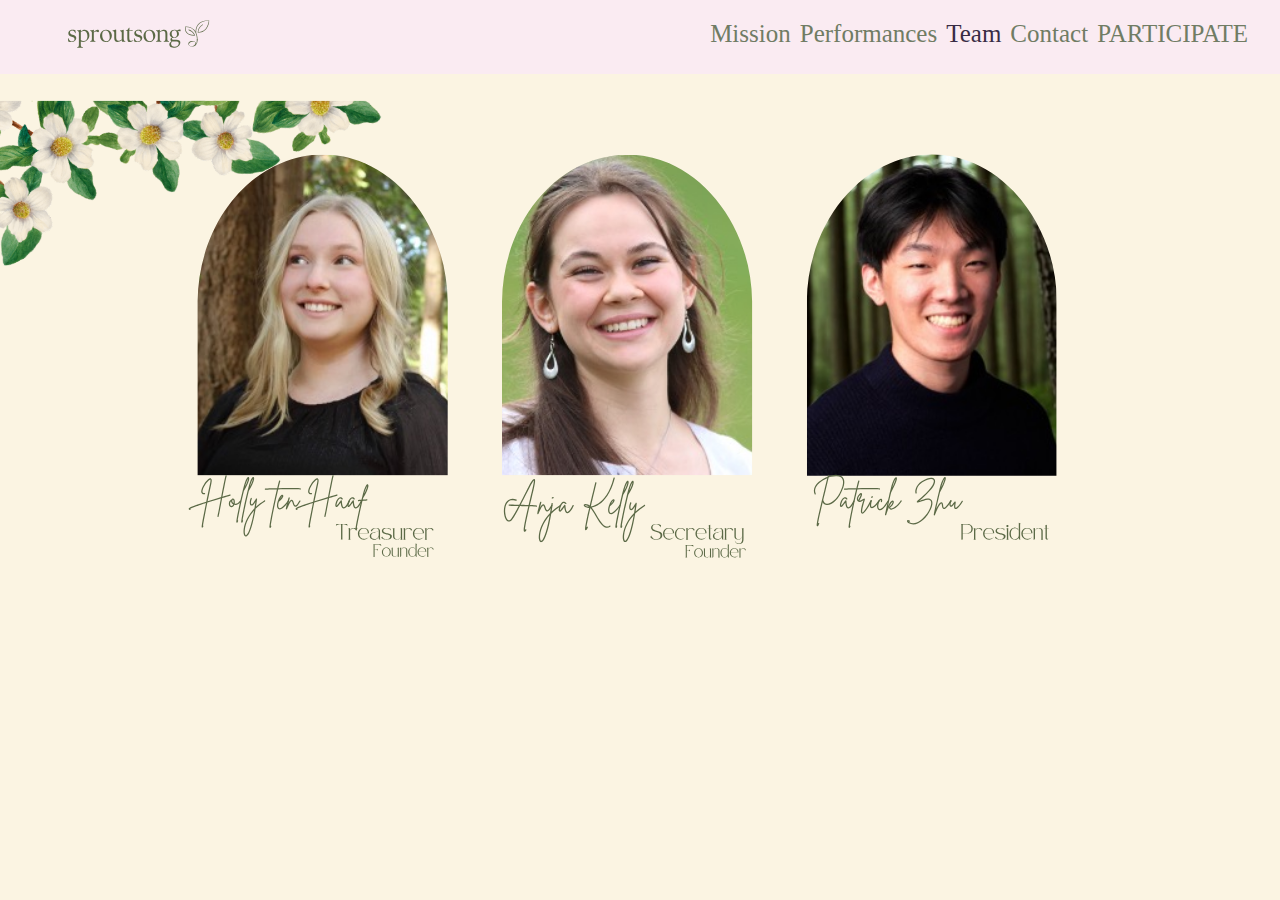
<file: pages/about_us.html>
<!DOCTYPE html>
<html lang="en">
  <head>
    <meta charset="UTF-8">
    <link rel="stylesheet" href="../style.css">
    <title>Sproutsong Home</title>
  </head>

  <body style = "background-color: rgb(251, 244, 226);">
    <div id="banner">
        <div id="banner-content">
          <div id = "banner-right"> 
          <a href="../pages/mission.html">Mission</a>
          <a href="../pages/performances.html">Performances</a>
          <a id="active-page">Team</a>
          <a href="../pages/participate.html">Contact</a>
          <a href="../pages/participate.html">PARTICIPATE</a>
        </div>
        <div id = "banner-left">
          <a href="../index.html"><img src="../images/Logo_small_brown_with_text.svg" style = "width:60%;"></a>
        </div>
      </div>
    </div>
    <div id="main-content" style="border: 1px black;">
        <img src="../images/about_us/flower_upper_left.svg" alt="Flowers" style = "position:fixed; left:0px; width:30%">
        <img src="../images/about_us/bios.svg" alt="bios" style = "width: 80%; margin:50px;">
    </div>
  </body>
</html>
</file>
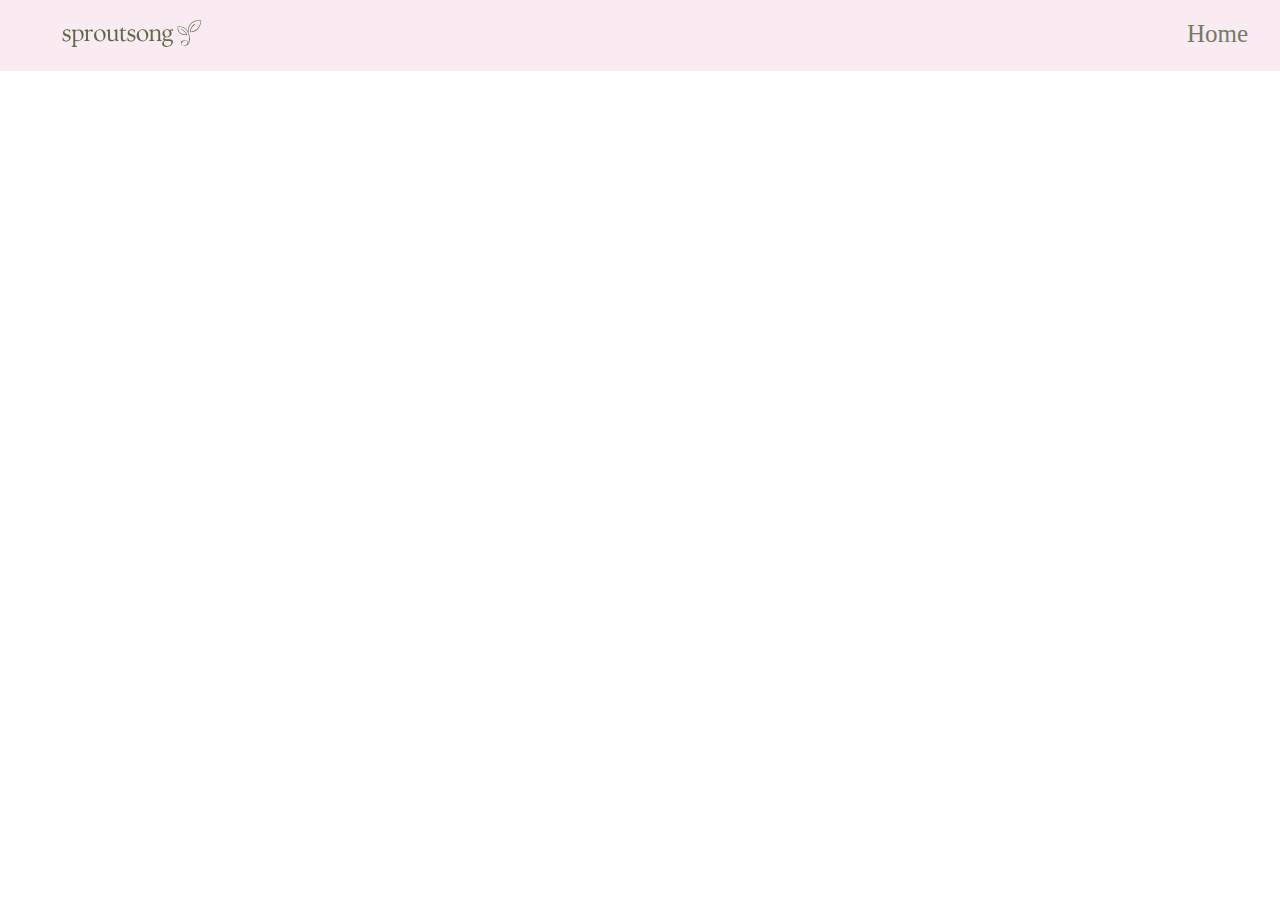
<file: pages/contact.html>
<!DOCTYPE html>
<html lang="en">
  <head>
    <meta charset="UTF-8">
    <link rel="stylesheet" href="../style.css">
    <title>Sproutsong Home</title>
  </head>

  <body>
    <div id="banner">
        <div id="banner-content">
          <div id = "banner-right"> 
          <a href="../index.html">Home</a>
        </div>
        <div id = "banner-left"> 
          <img src="../images/Logo_small_brown_with_text.svg" alt="Text saying Sproutsong with small logo" style = "width:60%;">
        </div>
      </div>
    </div>

    <div id="main-content">
     </div>
  </body>
</html>
</file>
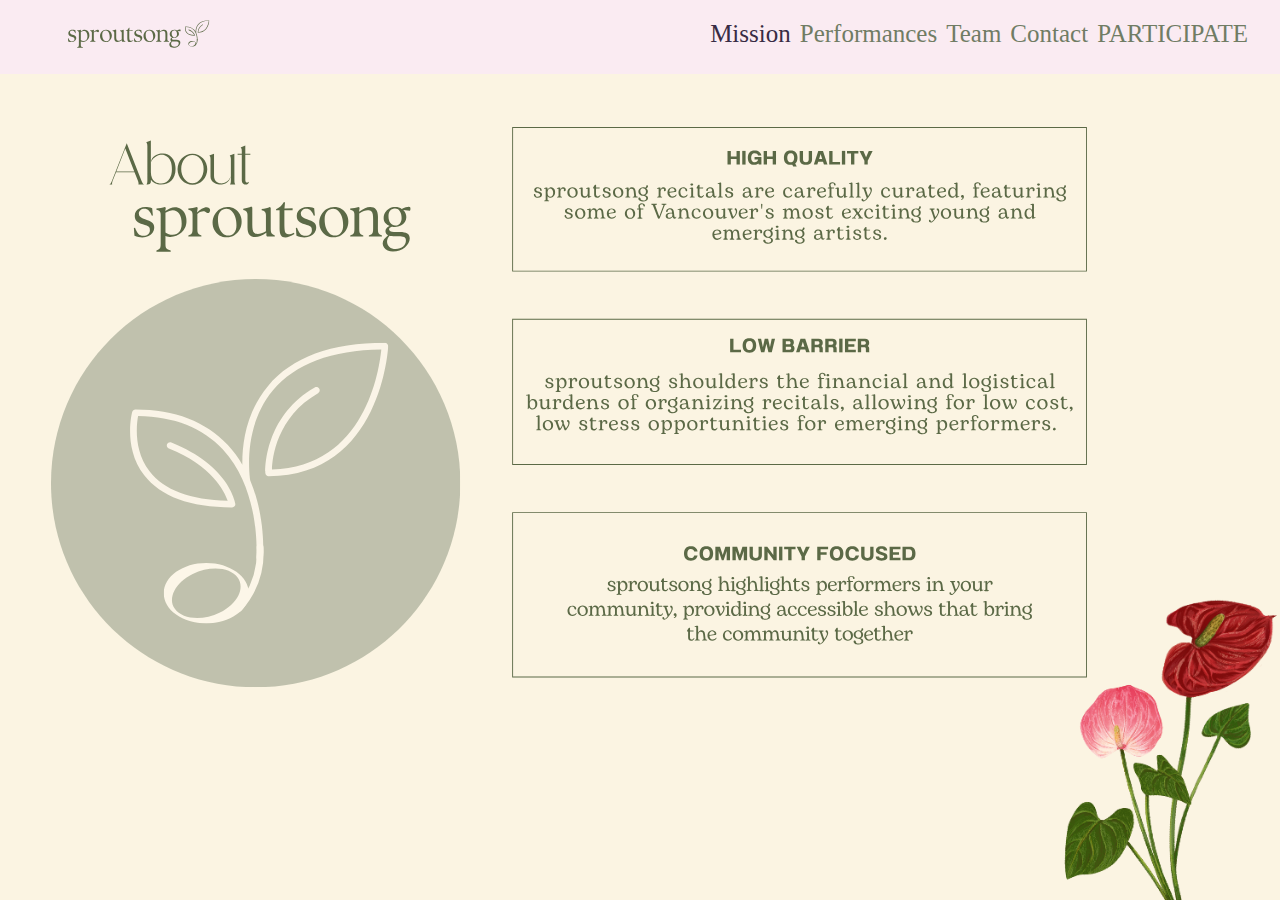
<file: pages/mission.html>
<!DOCTYPE html>
<html lang="en">
  <head>
    <meta charset="UTF-8">
    <link rel="stylesheet" href="../style.css">
    <title>Sproutsong Home</title>
  </head>

  <body style = "background-color: rgb(251, 244, 226);">
    <div id="banner">
        <div id="banner-content">
          <div id = "banner-right"> 
          <a id="active-page">Mission</a>
          <a href="../pages/performances.html">Performances</a>
          <a href="./pages/about_us.html">Team</a>
          <a href="../pages/participate.html">Contact</a>
          <a href="../pages/participate.html">PARTICIPATE</a>
        </div>
        <div id = "banner-left">
          <a href="../index.html"><img src="../images/Logo_small_brown_with_text.svg" style = "width:60%;"></a>
        </div>
      </div>
    </div>

    <div id="main-content">
      <div id="row">
        <div id="column-third">
            <img src="../images/mission/About_Sproutsong.svg" alt="Words saying: About Sproutsong", style="margin:auto; width:80%; padding-top: 3vh;">
            <img src="../images/mission/Logo_green_circle.svg" alt="Sproutsong logo in green circle - large", style="margin:auto; width:80%;">
        </div>
        <div id="column-two-thirds">
            <img src="../images/mission/Info_Blurbs.svg" alt="Blurbs containing information about sproutsong's mission and values", style="width:75%; padding-top: 3vh; padding-right: 30vh;">
        </div>
      </div>
      <img id = "lower-right" src="../images/mission/Flowers_Right.svg" alt="Flowers", style = "width:19%;">
     </div>
  </body>
</html>
</file>
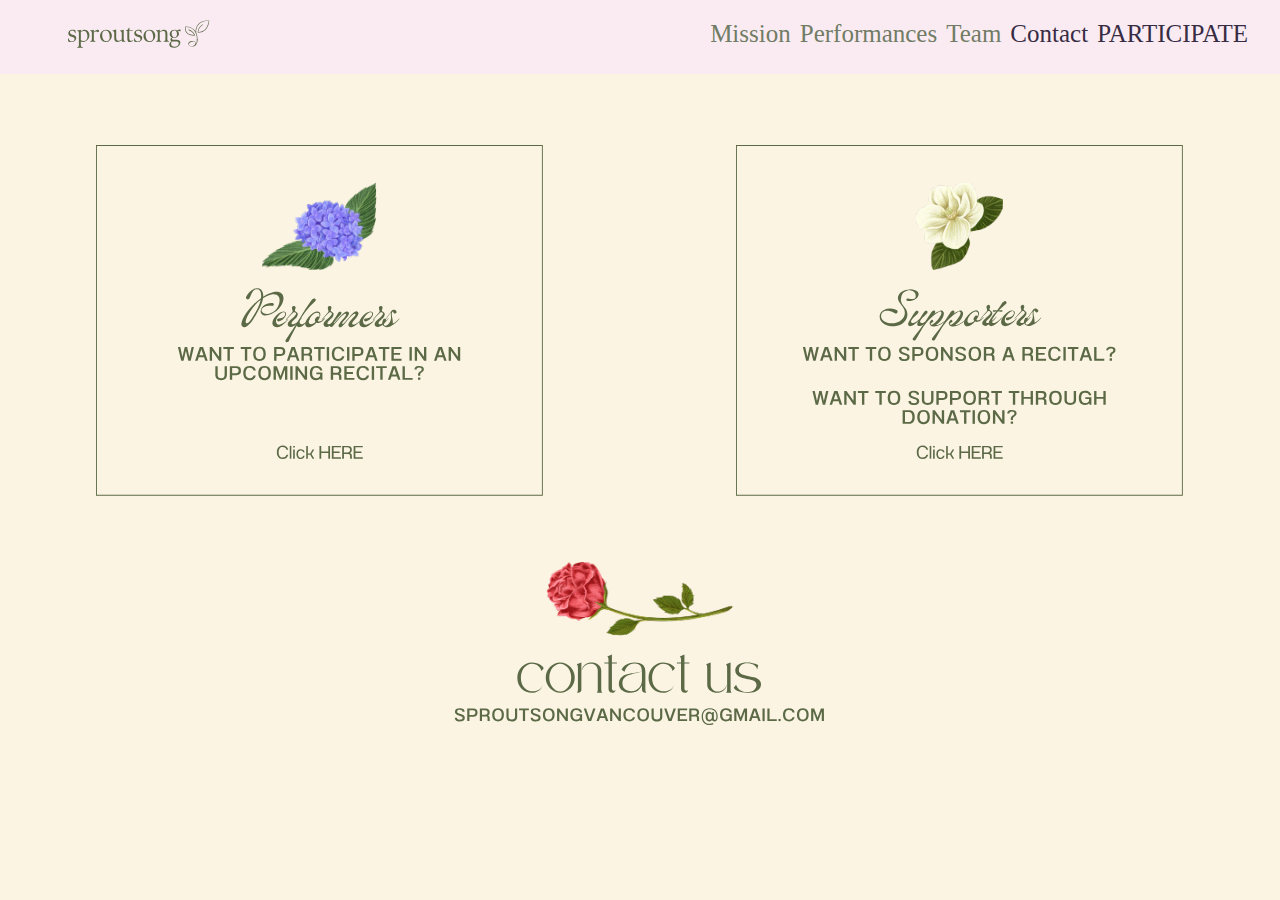
<file: pages/participate.html>
<!DOCTYPE html>
<html lang="en">
  <head>
    <meta charset="UTF-8">
    <link rel="stylesheet" href="../style.css">
    <title>Sproutsong Home</title>
  </head>

  <body style = "background-color: rgb(251, 244, 226);">
    <div id="banner">
        <div id="banner-content">
          <div id = "banner-right"> 
            <a href="../pages/mission.html">Mission</a>
            <a href="../pages/performances.html">Performances</a>
            <a href="../pages/about_us.html">Team</a>
            <a id = "active-page">Contact</a>
            <a id = "active-page">PARTICIPATE</a>
          </div>
        <div id = "banner-left">
          <a href="../index.html"><img src="../images/Logo_small_brown_with_text.svg" style = "width:60%;"></a>
        </div>
      </div>
    </div>

    <div id="main-content">
      <div id="row">
        <div id="column-half">
          <a href="../pages/performers.html">
            <img src="../images/participate/Performers_Box.svg"
              alt="Performers - Want to Participate in an upcoming recital? Click here."
              style="margin:auto; width:70%;font-size: 15px; padding-top:5vh;">
          </a>
        </div>
        <div id="column-half">
          <a href="../pages/supporters.html">
            <img src="../images/participate/Supporters_Box.svg"
            alt="Supporters - Want to Sponsor a recital or donate? Click here."
            style="margin:auto; width:70%;font-size: 15px; padding-top:5vh;">
          </a>
        </div>
      </div>
      <div style = "margin: 1em;">
        <img src="../images/participate/Contact_Box.svg"
          alt="Contact us - sproutsongvancouver@gmail.com"
          style="margin:auto; width:50%;font-size: 15px; padding-top:5vh;">
      </div>
     </div>
  </body>
</html>
</file>
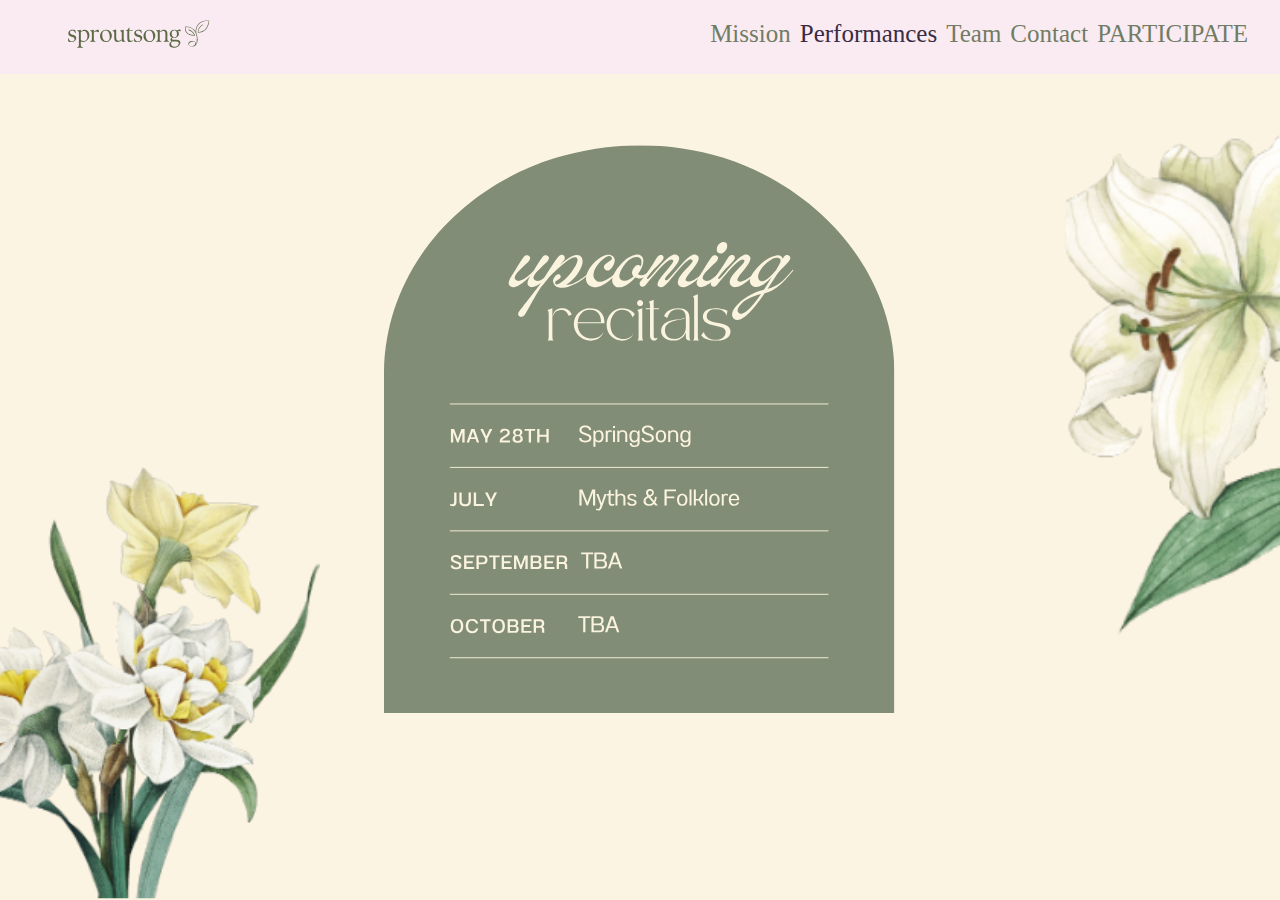
<file: pages/performances.html>
<!DOCTYPE html>
<html lang="en">
  <head>
    <meta charset="UTF-8">
    <link rel="preconnect" href="https://fonts.googleapis.com">
    <link rel="preconnect" href="https://fonts.gstatic.com" crossorigin>
    <link href="https://fonts.googleapis.com/css2?family=Cedarville+Cursive&display=swap" rel="stylesheet">
    <link href="https://fonts.googleapis.com/css2?family=Noto+Serif+Display&display=swap" rel="stylesheet">
    <link rel="stylesheet" href="../style.css">
    <title>Sproutsong Home</title>
  </head>

  <body style = "background-color: rgb(251, 244, 226);">
    <div id="banner">
        <div id="banner-content">
          <div id = "banner-right"> 
          <a href="../pages/mission.html">Mission</a>
          <a id = "active-page">Performances</a>
          <a href="../pages/about_us.html">Team</a>
          <a href="../pages/participate.html">Contact</a>
          <a href="../pages/participate.html">PARTICIPATE</a>
        </div>
        <div id = "banner-left">
          <a href="../index.html"><img src="../images/Logo_small_brown_with_text.svg" style = "width:60%;"></a>
        </div>
      </div>
    </div>

    <div id="main-content">
         <img id = "lower-left" src="../images/performances/Flower_Left.svg" alt="Flowers" style="width:25%;">
        <img src="../images/performances/Schedule.svg"
        alt="Schedule for future performances: December 21 - SolsticeSong"
        style="margin:auto; width:40%;font-size: 12px; padding-top:5vh;"> 
        <img id = "middle-right" src="../images/performances/Flower_Right.svg" alt="Flowers" style = "width:20%;">
    </div>
  </body>
</html>
</file>
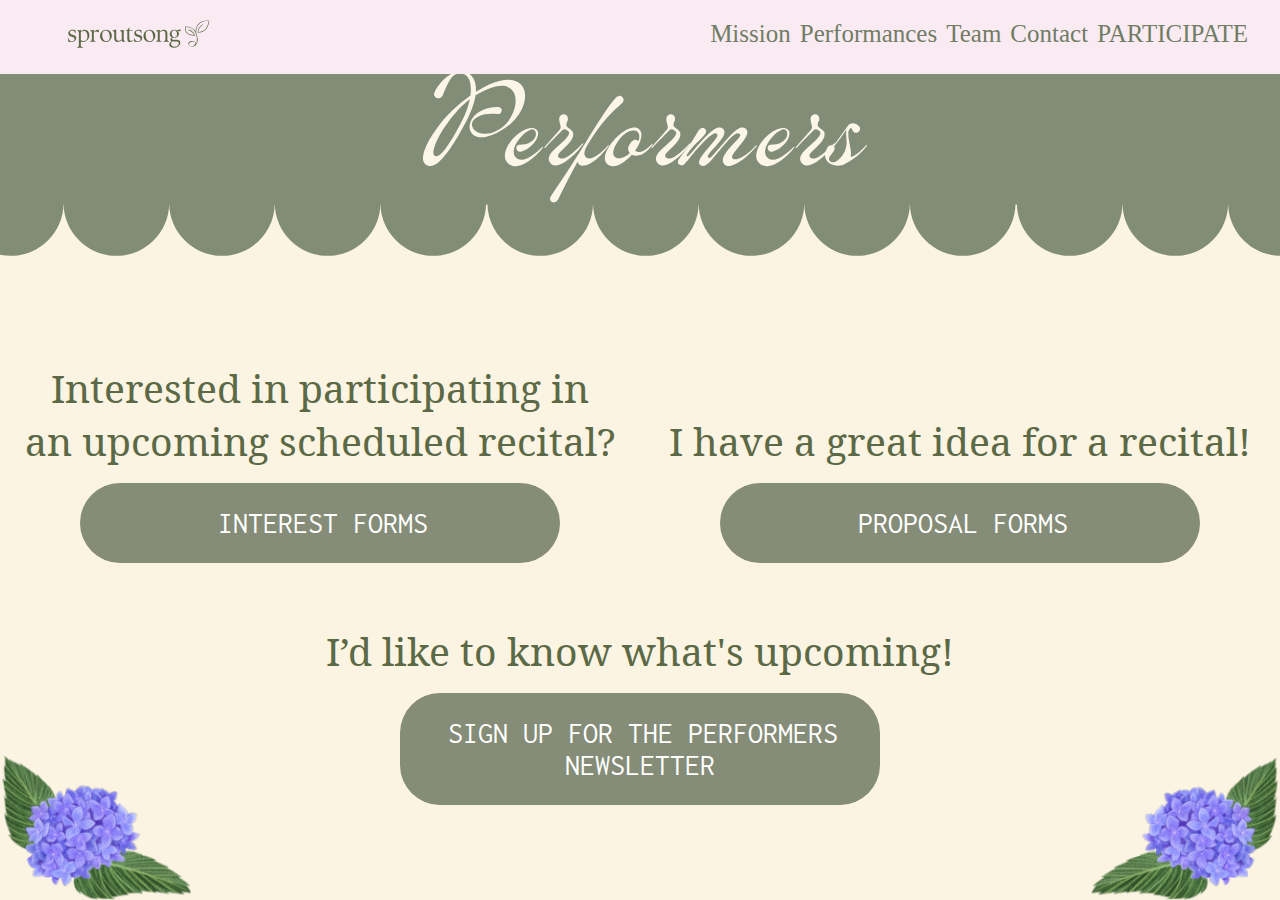
<file: pages/performers.html>
<!DOCTYPE html>
<html lang="en">
  <head>
    <meta charset="UTF-8">
    <link rel="stylesheet" href="../style.css">
    <link href="https://fonts.googleapis.com/css2?family=Noto+Serif+Todhri&display=swap" rel="stylesheet">
    <link href="https://fonts.googleapis.com/css2?family=Inconsolata&display=swap" rel="stylesheet">
    <title>Sproutsong Home</title>
  </head>

  <body style="background-color: rgb(251, 244, 226);">
    <div id="banner">
        <div id="banner-content">
          <div id = "banner-right"> 
            <a href="../pages/mission.html">Mission</a>
            <a href="../pages/performances.html">Performances</a>
            <a href="./pages/about_us.html">Team</a>
            <a href="../pages/participate.html">Contact</a>
            <a href="../pages/participate.html">PARTICIPATE</a>
          </div>
        <div id = "banner-left">
          <a href="../index.html"><img src="../images/Logo_small_brown_with_text.svg" style = "width:60%;"></a>
        </div>
      </div>
    </div>
    <img src="../images/performers/Banner.svg" style="width:100%; padding-top:3vh;">
    <div id="main-content">
      
      <div id="row">
        <div id="column-half">
            <p id="centred-text" style = "font-family: Noto Serif Todhri; color:#5b6946; font-size:40px;">
                Interested in participating in <br> an upcoming scheduled recital?
            </p>
            <div style="width:80%; margin:auto;">
              <div id="thin-green-rectangle">
                <div style="padding:1vh;">
                  <a id="white-link" href="https://docs.google.com/forms/d/e/1FAIpQLSdAFNXMXYXs4oOUIYyWC0Gb1zkbusq1I14pLExPS-wwEhzHJw/viewform?usp=header"
                  style="font-size:30px;font-family: Inconsolata;">INTEREST FORMS</a>
                </div>
              </div>
            </div>
        </div>
        <div id="column-half">
          <p id="centred-text" style = "font-family: Noto Serif Todhri; color:#5b6946; font-size:40px;">
              <br> I have a great idea for a recital!
          </p>
          <div style="width:80%; margin:auto;">
            <div id="thin-green-rectangle">
              <div style="padding:1vh;">
                <a id="white-link" href="https://docs.google.com/forms/d/e/1FAIpQLSeN835fLnfX3xHvcqWI7vlbsiXXqKopl7oIkYDWmCbTBcQ52A/viewform?usp=sharing&ouid=109784119584620252613"
                style="font-size:30px;font-family: Inconsolata;">PROPOSAL FORMS</a>
              </div>
            </div>
          </div>
        </div>
      </div>

      <div style = "padding-top:5vh;">
        <p id="centred-text" style = "font-family: Noto Serif Todhri; color:#5b6946; font-size:40px;">
          I’d like to know what's upcoming!
        </p>
        <div style="width:40%; margin:auto;">
          <div id="thin-green-rectangle">
            <div style="padding:1vh;">
              <a id="white-link" href="https://docs.google.com/forms/d/e/1FAIpQLSdxYLHnivQTj6KD-ix-DD2trXtSbBpgRf8-PVJyNbICOc3d-g/viewform?usp=dialog"
              style="font-size:30px;font-family: Inconsolata;">SIGN UP FOR THE PERFORMERS NEWSLETTER</a>
            </div>
          </div>
        </div>
      </div>
      <img id = "lower-right" src="../images/performers/Flower_Right.svg" alt="Flowers", style="width: 15%;">
      <img id = "lower-left" src="../images/performers/Flower_Left.svg" alt="Flowers", style="width: 15%;">
     </div>
  </body>
</html>
</file>
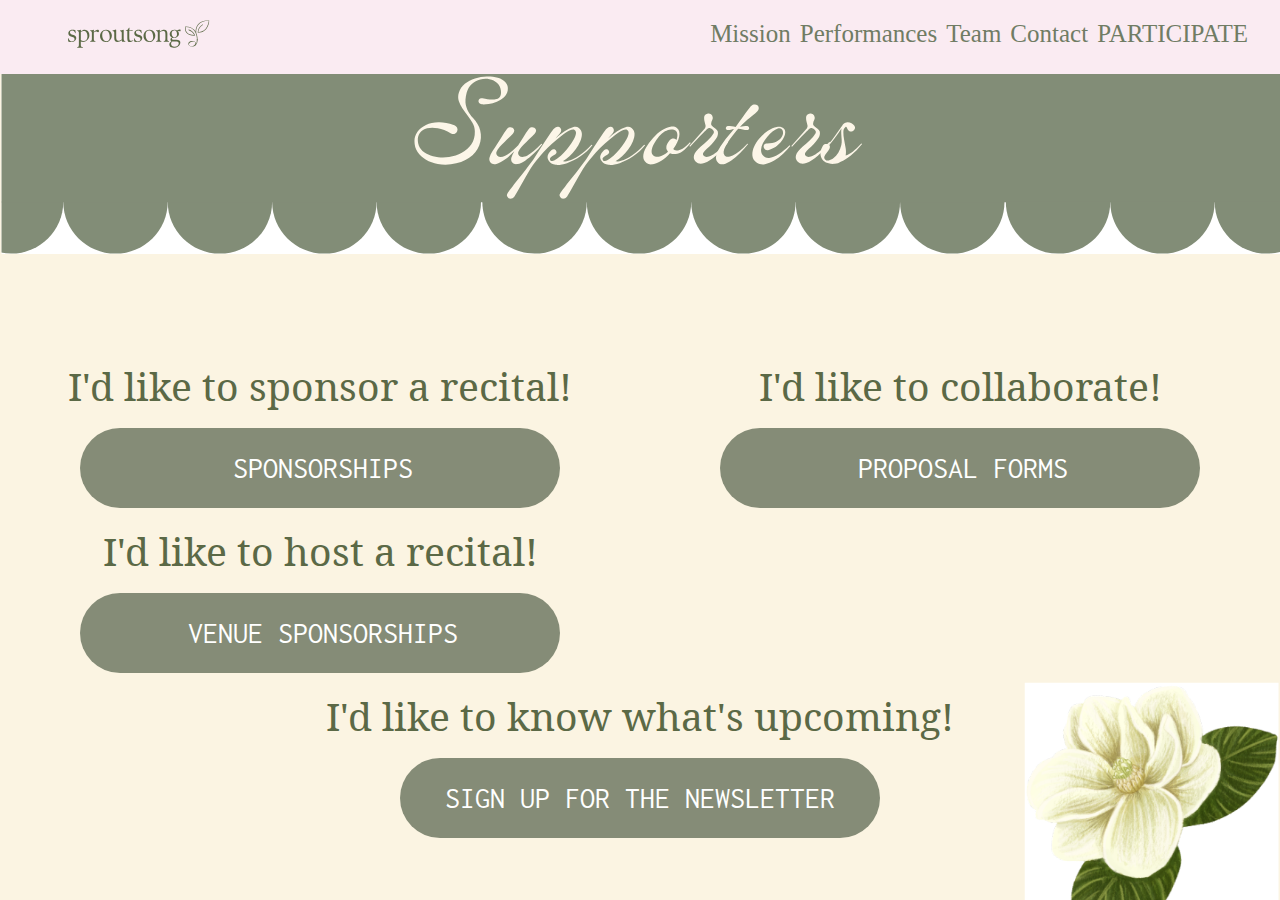
<file: pages/supporters.html>
<!DOCTYPE html>
<html lang="en">
  <head>
    <meta charset="UTF-8">
    <link rel="stylesheet" href="../style.css">
    <link href="https://fonts.googleapis.com/css2?family=Noto+Serif+Todhri&display=swap" rel="stylesheet">
    <link href="https://fonts.googleapis.com/css2?family=Inconsolata&display=swap" rel="stylesheet">
    <title>Sproutsong Home</title>
  </head>

  <body style="background-color: rgb(251, 244, 226);">
    <div id="banner">
        <div id="banner-content">
          <div id = "banner-right"> 
            <a href="../pages/mission.html">Mission</a>
            <a href="../pages/performances.html">Performances</a>
            <a href="./pages/about_us.html">Team</a>
            <a href="../pages/participate.html">Contact</a>
            <a href="../pages/participate.html">PARTICIPATE</a>
          </div>
        <div id = "banner-left">
          <a href="../index.html"><img src="../images/Logo_small_brown_with_text.svg" style = "width:60%;"></a>
        </div>
      </div>
    </div>
    <img src="../images/supporters/Banner.svg" style="width:100%; padding-top:3vh;">
    <div id="main-content">
      <div id="row">
        <div id="column-half">
          <p id="centred-text" style = "font-family: Noto Serif Todhri; color:#5b6946; font-size:40px;">
            I'd like to sponsor a recital!
          </p>
          <div style="width:80%; margin:auto;">
            <div id="thin-green-rectangle">
              <div style="padding:1vh;">
                <a id="white-link" href="./supporters" style="font-size:30px;font-family: Inconsolata;">SPONSORSHIPS</a>
              </div>
            </div>
          </div>
          <p id="centred-text" style = "font-family: Noto Serif Todhri; color:#5b6946; font-size:40px;">
              I'd like to host a recital!
          </p>
          <div style="width:80%; margin:auto;">
            <div id="thin-green-rectangle">
              <div style="padding:1vh;">
                <a id="white-link" href="./supporters.html" style="font-size:30px;font-family: Inconsolata;">VENUE SPONSORSHIPS</a>
              </div>
            </div>
          </div>
        </div>
        <div id="column-half">
          <p id="centred-text" style = "font-family: Noto Serif Todhri; color:#5b6946; font-size:40px;">
            I'd like to collaborate!
          </p>
          <div style="width:80%; margin:auto;">
            <div id="thin-green-rectangle">
              <div style="padding:1vh;">
                <a id="white-link" href="./supporters.html" style="font-size:30px;font-family: Inconsolata;">PROPOSAL FORMS</a>
              </div>
            </div>
          </div>
        </div>
      </div>
    <p id="centred-text" style = "font-family: Noto Serif Todhri; color:#5b6946; font-size:40px;">
            I'd like to know what's upcoming!
    </p>
    <div style="width:40%; margin:auto;">
      <div id="thin-green-rectangle">
        <div style="padding:1vh;">
          <a id="white-link" href="https://docs.google.com/forms/d/e/1FAIpQLScAb5vO3ej5BMGHZiq5sfCACYyR90TXvs5VEWuel8FSqyJzSg/viewform?usp=sharing&ouid=109784119584620252613"
          style="font-size:30px;font-family:Inconsolata;margin:auto;">SIGN UP FOR THE NEWSLETTER</a>
        </div>
      </div>
    </div>
    <img id = "lower-right" src="../images/supporters/Flower.svg", style="width:20%">
    </div>
  </body>
</html>
</file>
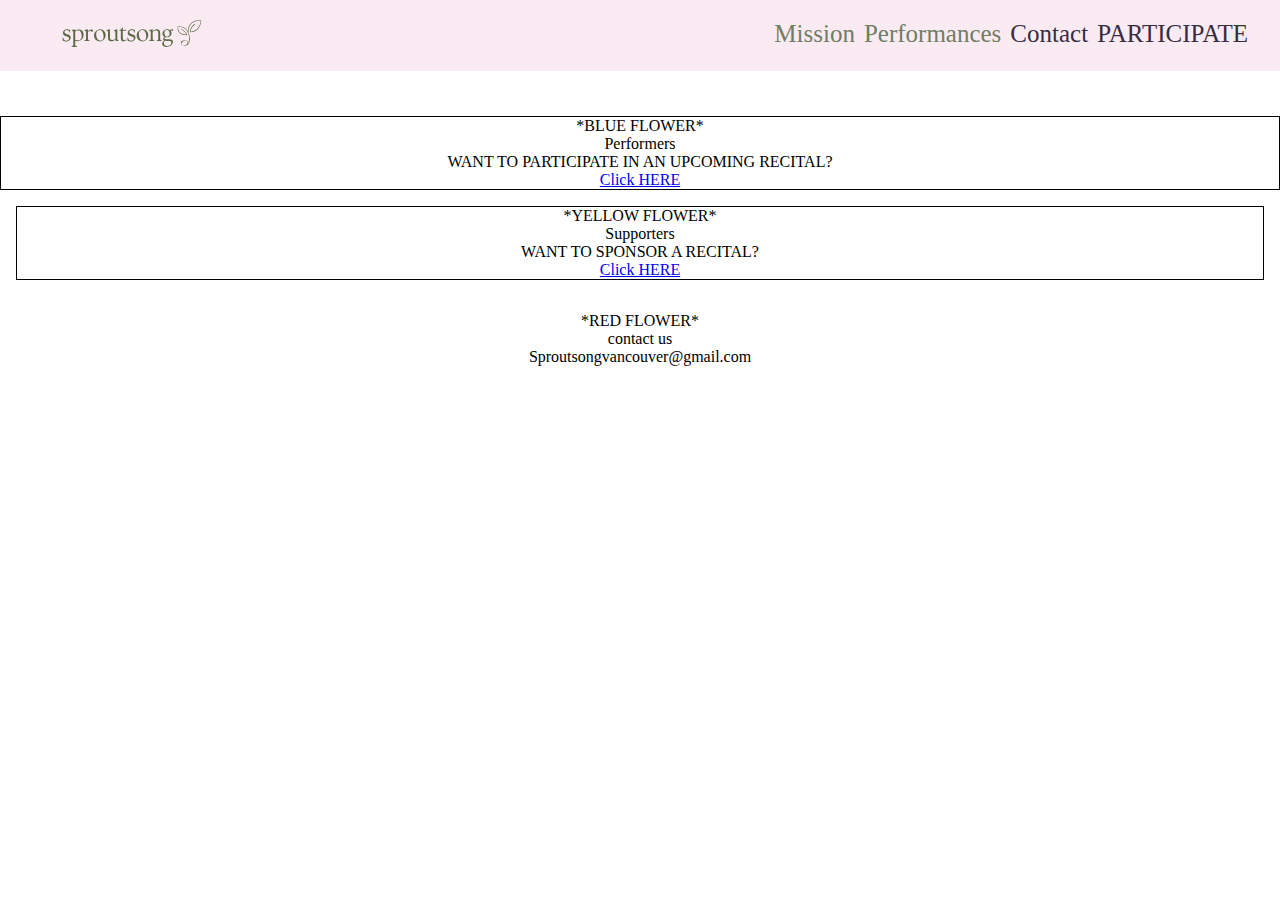
<file: unused_pages/participate_original_skeleton.html>
<!DOCTYPE html>
<html lang="en">
  <head>
    <meta charset="UTF-8">
    <link rel="stylesheet" href="../style.css">
    <title>Sproutsong Home</title>
  </head>

  <body>
    <div id="banner">
        <div id="banner-content">
          <div id = "banner-right"> 
            <a href="../pages/mission.html">Mission</a>
            <a href="../pages/performances.html">Performances</a>
            <a id = "active-page">Contact</a>
            <a id = "active-page">PARTICIPATE</a>
          </div>
        <div id = "banner-left"> 
          <img src="../images/Logo_small_brown_with_text.svg" alt="Text saying Sproutsong with small logo" style = "width:60%;">
        </div>
      </div>
    </div>

    <div id="main-content">
      <div id="row">
        <div id="column">
          <div style = "border: 1px solid black; margin-top: 1em;">
            <p id="centred-text">*BLUE FLOWER*</p>
            <p id="centred-text">Performers</p>
            <p id="centred-text">
              WANT TO PARTICIPATE IN AN UPCOMING RECITAL?
            </p>
            <div id="thin_green_rectangle">
              <a href="./performers.html">Click HERE</a>
          </div>
          </div>
        </div>
        <div id="column">
          <div style = "border: 1px solid black; margin: 1em;">
            <p id="centred-text">*YELLOW FLOWER*</p>
            <p id="centred-text">Supporters</p>
            <p id="centred-text">
              WANT TO SPONSOR A RECITAL?
            </p>
            <div id="thin_green_rectangle">
              <a href="./supporters.html">Click HERE</a>
          </div>
          </div>
        </div>
      </div>
      <div style = "margin: 1em;">
        <p id="centred-text">*RED FLOWER*</p>
        <p id="centred-text">contact us</p>
        <p id="centred-text">Sproutsongvancouver@gmail.com</p>
      </div>
     </div>
  </body>
</html>
</file>
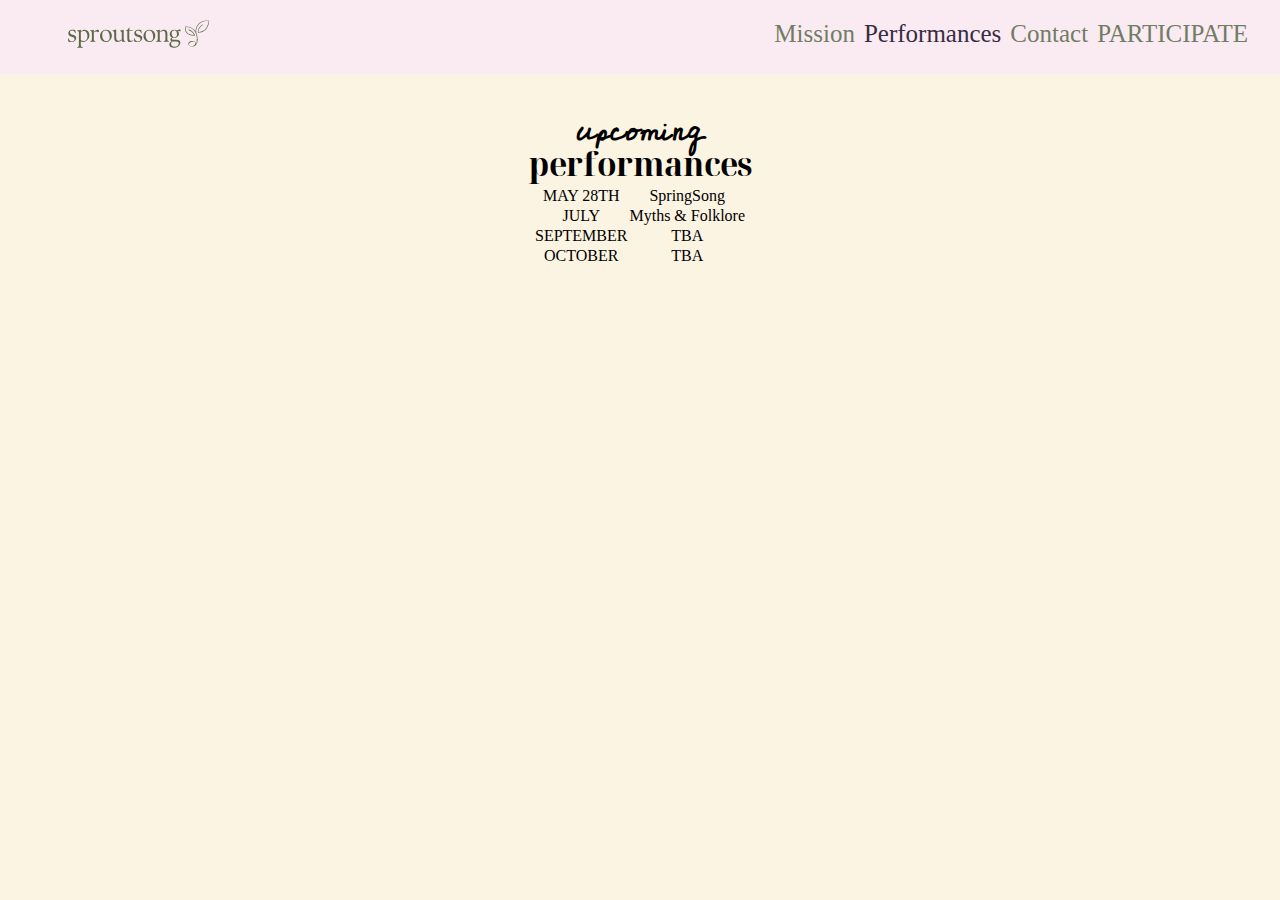
<file: unused_pages/performances_original_skeleton.html>
<!DOCTYPE html>
<html lang="en">
  <head>
    <meta charset="UTF-8">
    <link rel="preconnect" href="https://fonts.googleapis.com">
    <link rel="preconnect" href="https://fonts.gstatic.com" crossorigin>
    <link href="https://fonts.googleapis.com/css2?family=Cedarville+Cursive&display=swap" rel="stylesheet">
    <link href="https://fonts.googleapis.com/css2?family=Noto+Serif+Display&display=swap" rel="stylesheet">
    <link rel="stylesheet" href="../style.css">
    <title>Sproutsong Home</title>
  </head>

  <body style = "background-color: rgb(251, 244, 226);">
    <div id="banner">
        <div id="banner-content">
          <div id = "banner-right"> 
          <a href="../pages/mission.html">Mission</a>
          <a id = "active-page">Performances</a>
          <a href="../pages/participate.html">Contact</a>
          <a href="../pages/participate.html">PARTICIPATE</a>
        </div>
        <div id = "banner-left">
          <a href="../index.html"><img src="../images/Logo_small_brown_with_text.svg" style = "width:60%;"></a>
        </div>
      </div>
    </div>

    <div id="main-content">
        <div style="border: 1px black;">
            <h1 style="font-family: Cedarville Cursive; margin-bottom: -0.6em;">upcoming</h1>
            <h1 style="font-family: Noto Serif Display; ">performances</h1>
            <table id = "calendar">
                <tr>
                    <td>MAY 28TH</td>
                    <td>SpringSong</td>
                </tr>
                <tr>
                    <td>JULY</td>
                    <td>Myths & Folklore</td>
                </tr>
                <tr>
                    <td>SEPTEMBER</td>
                    <td>TBA</td>
                </tr>
                <tr>
                    <td>OCTOBER</td>
                    <td>TBA</td>
                </tr>
            </table>
        </div>
    </div>
  </body>
</html>
</file>
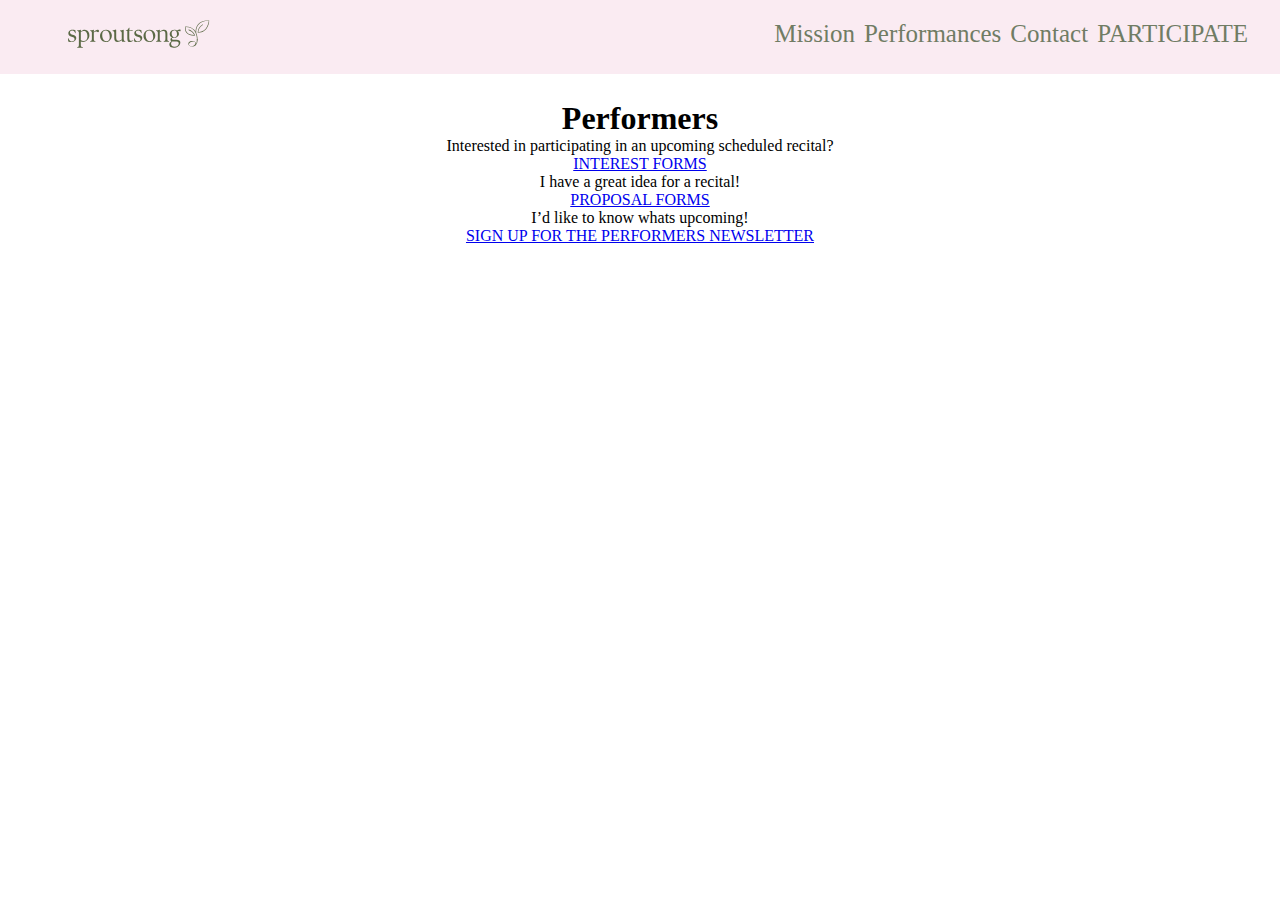
<file: unused_pages/performers_original_skeleton.html>
<!DOCTYPE html>
<html lang="en">
  <head>
    <meta charset="UTF-8">
    <link rel="stylesheet" href="../style.css">
    <title>Sproutsong Home</title>
  </head>

  <body>
    <div id="banner">
        <div id="banner-content">
          <div id = "banner-right"> 
            <a href="../pages/mission.html">Mission</a>
            <a href="../pages/performances.html">Performances</a>
            <a href="../pages/participate.html">Contact</a>
            <a href="../pages/participate.html">PARTICIPATE</a>
          </div>
        <div id = "banner-left">
          <a href="../index.html"><img src="../images/Logo_small_brown_with_text.svg" style = "width:60%;"></a>
        </div>
      </div>
    </div>

    <div id="main-content">
        <h1>Performers</h1>
      <div id="row">
        <div id="column">
            <div>
            <p id="centred-text">
                Interested in participating in an upcoming scheduled recital?
            </p>
            <div id="thin_green_rectangle">
                <a href="./performers.html">INTEREST FORMS</a>
            </div>
          </div>
        </div>
        <div id="column">
        <div>
            <p id="centred-text">
                I have a great idea for a recital!
            </p>
            <div id="thin_green_rectangle">
                <a href="./performers.html">PROPOSAL FORMS</a>
            </div>
            </div>
        </div>
      </div>
      <div>
        <p id="centred-text">I’d like to know whats upcoming!</p>
        <div id="thin_green_rectangle">
            <a href="./performers.html">SIGN UP FOR THE PERFORMERS NEWSLETTER</a>
        </div>
      </div>
     </div>
  </body>
</html>
</file>
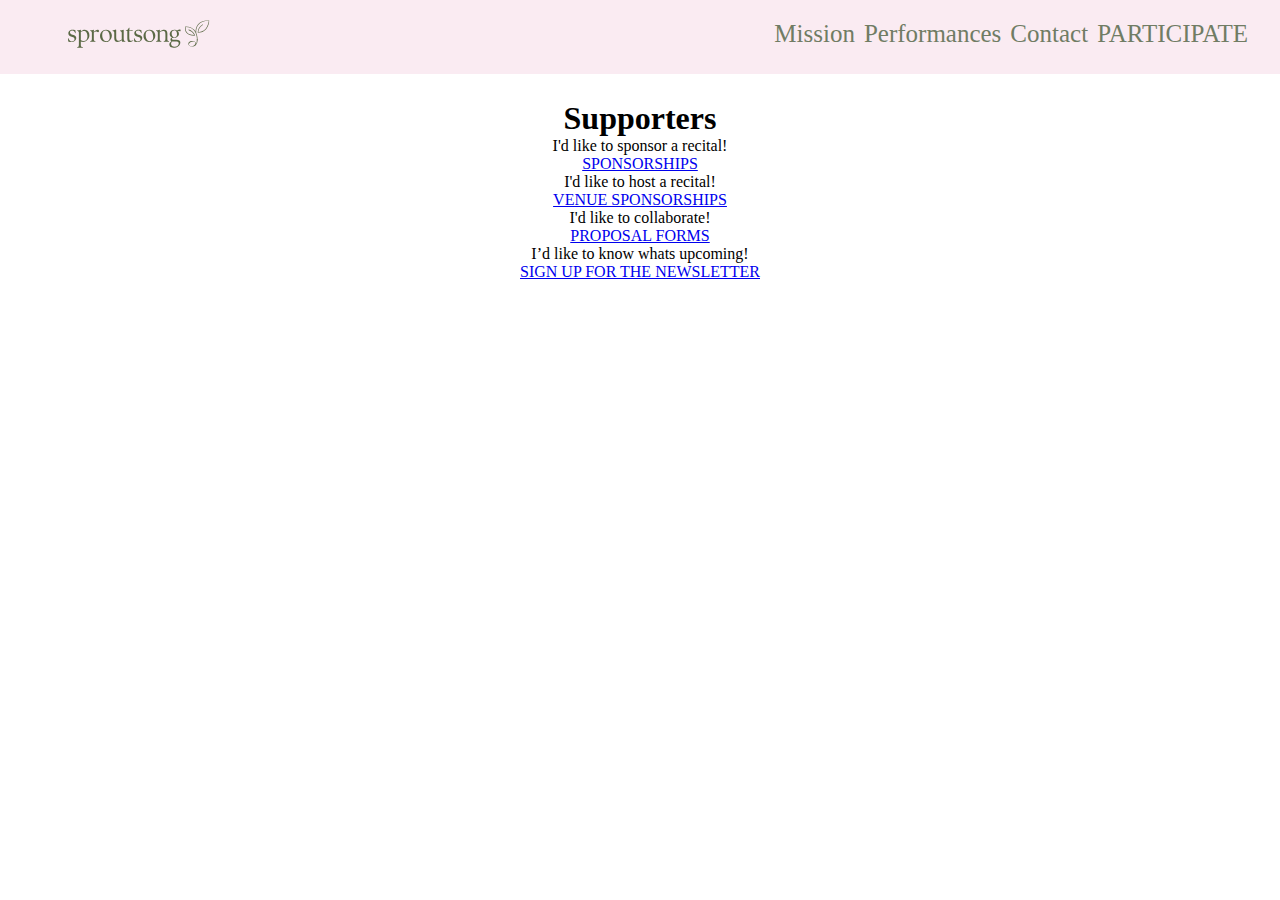
<file: unused_pages/supporters_original_skeleton.html>
<!DOCTYPE html>
<html lang="en">
  <head>
    <meta charset="UTF-8">
    <link rel="stylesheet" href="../style.css">
    <title>Sproutsong Home</title>
  </head>

  <body>
    <div id="banner">
        <div id="banner-content">
          <div id = "banner-right"> 
            <a href="../pages/mission.html">Mission</a>
            <a href="../pages/performances.html">Performances</a>
            <a href="../pages/participate.html">Contact</a>
            <a href="../pages/participate.html">PARTICIPATE</a>
          </div>
        <div id = "banner-left">
          <a href="../index.html"><img src="../images/Logo_small_brown_with_text.svg" style = "width:60%;"></a>
        </div>
      </div>
    </div>

    <div id="main-content">
        <h1>Supporters</h1>
      <div id="row">
        <div id="column">
            <div>
            <p id="centred-text">
                I'd like to sponsor a recital!
            </p>
            <div id="thin_green_rectangle">
                <a href="./supporters.html">SPONSORSHIPS</a>
            </div>
            <p id="centred-text">
                I'd like to host a recital!
            </p>
            <div id="thin_green_rectangle">
                <a href="./supporters.html">VENUE SPONSORSHIPS</a>
            </div>
          </div>
        </div>
        <div id="column">
        <div>
            <p id="centred-text">
                I'd like to collaborate!
            </p>
            <div id="thin_green_rectangle">
                <a href="./supporters.html">PROPOSAL FORMS</a>
            </div>
            </div>
        </div>
      </div>
      <div>
        <p id="centred-text">I’d like to know whats upcoming!</p>
        <div id="thin_green_rectangle">
            <a href="./performers.html">SIGN UP FOR THE NEWSLETTER</a>
        </div>
      </div>
     </div>
  </body>
</html>
</file>
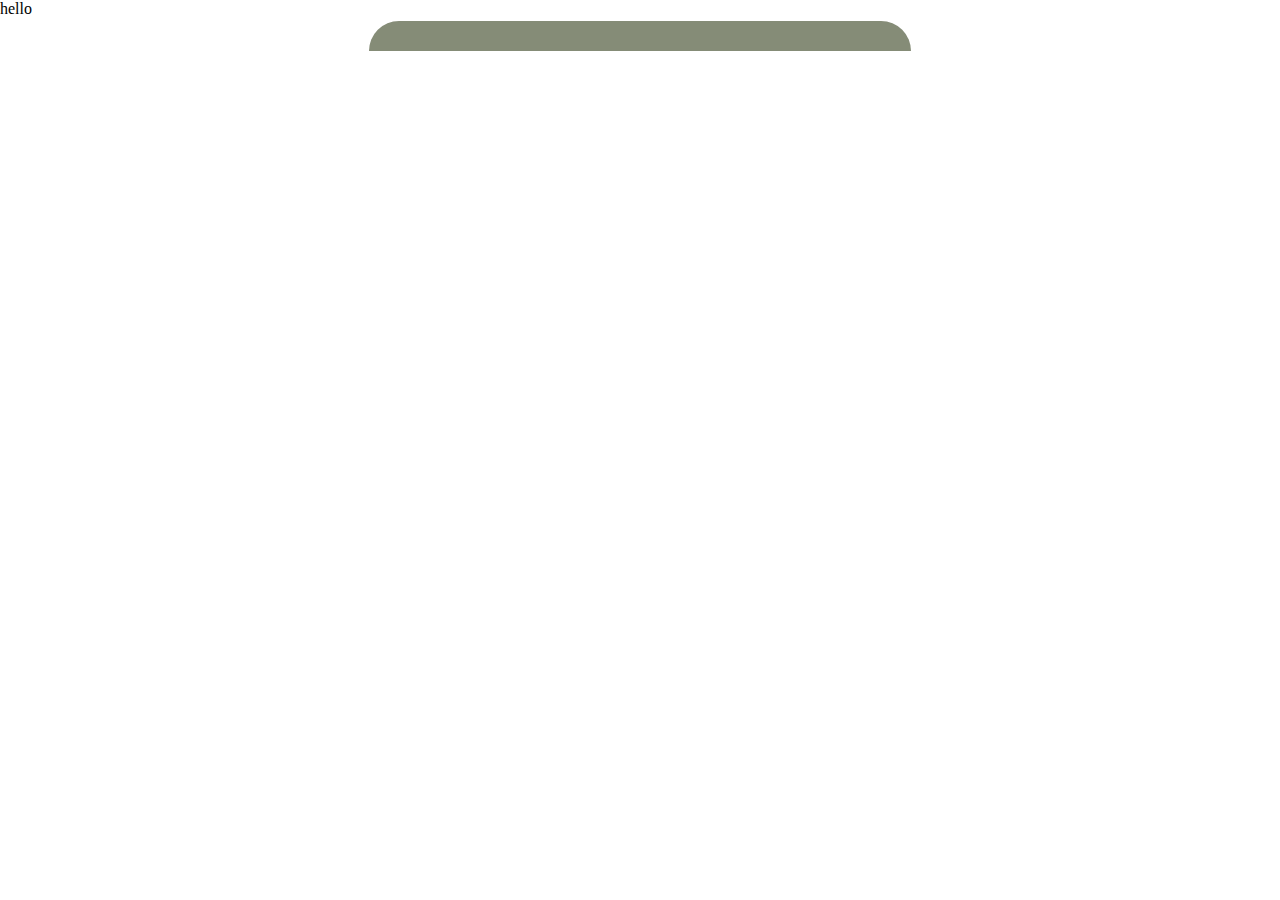
<file: unused_pages/test.html>
<!DOCTYPE html>
<html lang="en">
  <head>
    <meta charset="UTF-8">
    <link rel="stylesheet" href="../style.css">
    <title>Sproutsong Home</title>
  </head>

<body>
    <p>hello</p>
    <div id="rectangle-rounded-top", style="position:relative;top:50%;transform:translateY(10%);margin:auto;height:43%;width:40%;">

    </div>
</body>
</file>
<file: style.css>
*{
  margin:0;
  padding:0;
}

/* Page Structure */
body#home {
  background-color: rgb(112, 124, 100);
}

#banner { 
  position: absolute; 
  top: 0; 
  left: 0; 
  background-color: rgb(250, 235, 242);
  width: 100%; 
  padding: 10px;
}

#banner-content { 
  width: 95%; 
  margin: auto;

  #banner-left { 
    float: left;
  }
  #banner-right {
    margin: 10px; 
    float: right;
  }
}

#main-content { 
  padding-top: 100px;
  text-align:center;
  height: 80%;
}

div#column-half {
  float: left;
    width: 50%;
}

div#column-third {
  float: left;
  width: 40%;
}

div#column-two-thirds {
  float: left;
  width: 60%;
}

div#row:after {
  content: "";
  display: table;
  clear: both;
}

/* Shapes */
div#thin-green-rectangle {
  border-radius: 40px;
  background-color: rgb(133,140,119);
  padding: 15px;
  margin: 1em; 
}

div#rectangle-rounded-top {
  border-top-left-radius: 350px;
  border-top-right-radius: 350px;
  background-color: rgb(133,140,119);
  padding: 15px;
}

/* Page Elements */

table#calendar {
  margin-left: auto;
  margin-right: auto;
}

div#green-text-box {
  border: 1px solid #5b6946;
  margin-top: 1em;
  width: 75%;
}

/* Image Formatting */
img#lower-left {
  position: fixed;
  bottom: 0;
  left: 0;
}

img#lower-right {
  position: fixed;
  bottom: 0;
  right: 0;
}
img#middle-right {
  position: fixed;
  top: 10;
  right: 0;
}
/* Text Formatting */

h1#title {
  margin: auto;
  width: 50%;
}

p#centered-text {
  margin: auto;
  width: 50%;
}

a#white-link {
  color: #ffff;
  background-color: transparent; 
  text-decoration: none;
  font-size: 25px;
  margin-left: 5px;
}

a:hover#white-link {
  color: black;
  background-color: transparent; 
  text-decoration: none;
  font-size: 25px;
  margin-left: 5px;
}

#banner-content a:link, a:visited {
  color: rgb(112, 124, 100);
  background-color: transparent; 
  text-decoration: none;
  font-size: 25px;
  margin-left: 5px;
}

#banner-content a:hover, a:active {
  color: rgb(56, 44, 68);
  background-color: transparent;
  text-decoration: none;
  font-size: 25px;
  margin-left: 5px;
}

#active-page {
  color: rgb(56, 44, 68);
  background-color: transparent;
  text-decoration: none;
  font-size: 25px;
  margin-left: 5px;
}
</file>
